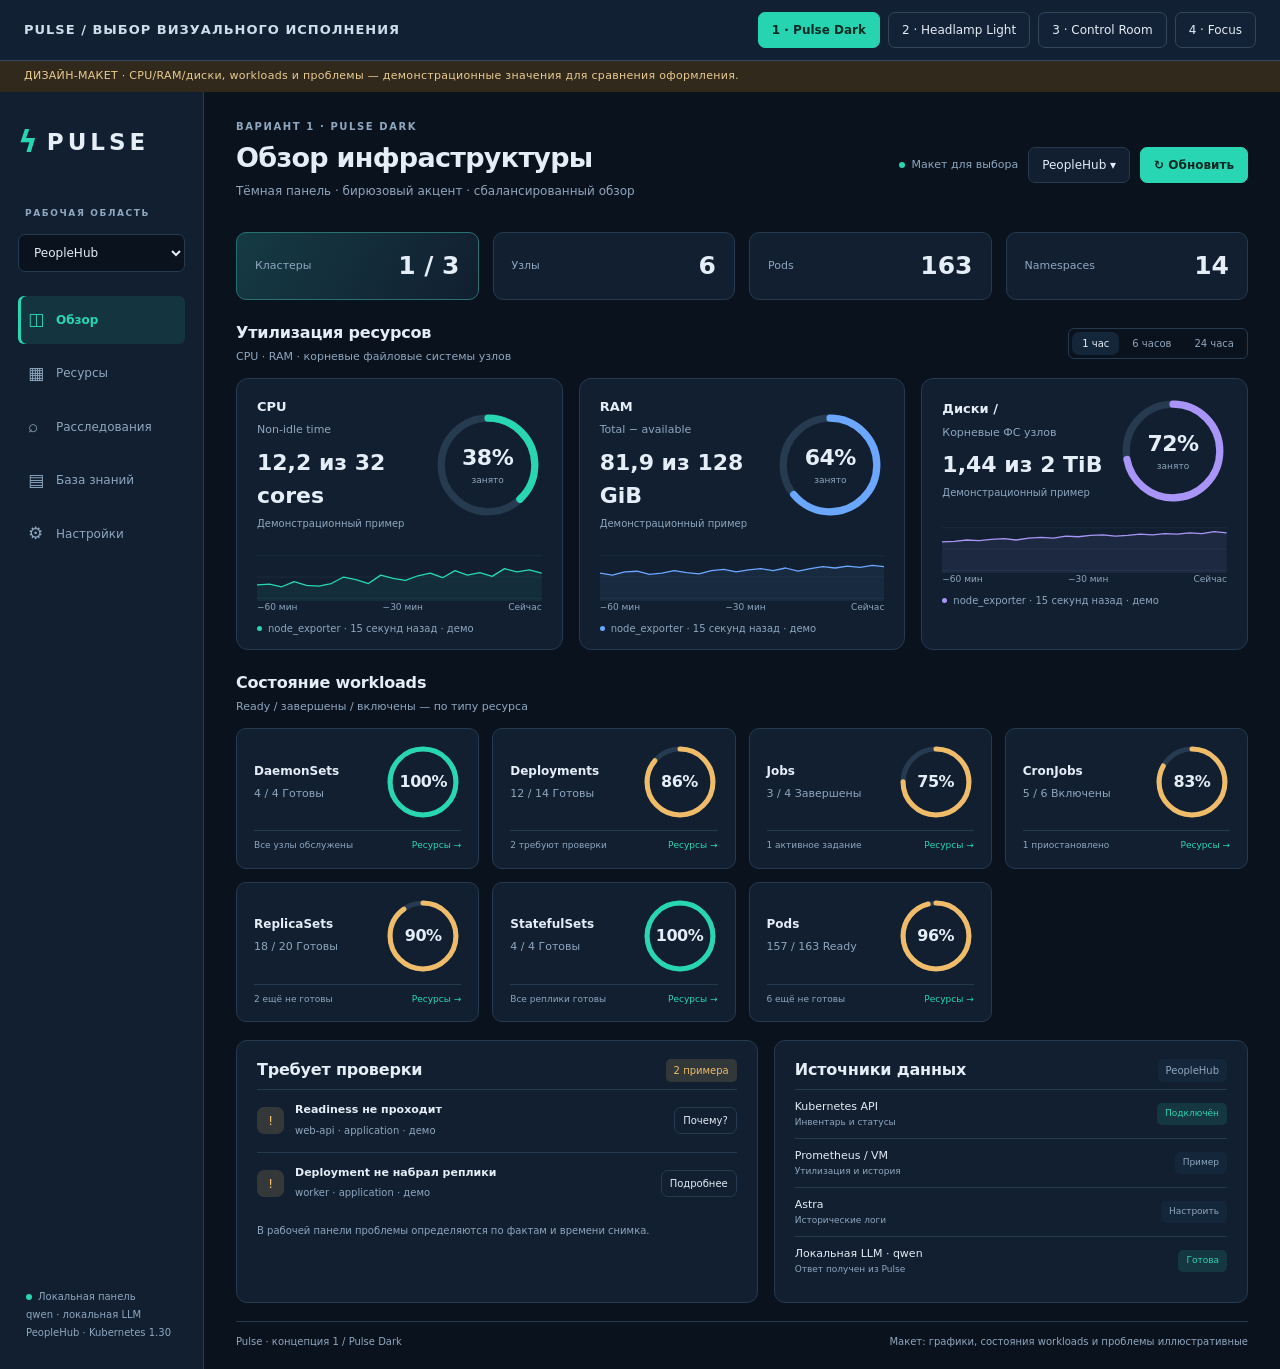
<file: design/overview-styles/index.html>
<!doctype html>
<html lang="ru"><head><meta charset="utf-8"><meta name="viewport" content="width=device-width,initial-scale=1"><title>Pulse — варианты нового обзора</title>
<style>
*{box-sizing:border-box}body{margin:0;font:14px/1.5 system-ui,-apple-system,'Segoe UI',sans-serif;color:#e5edf7;background:#0a121e}button,select{font:inherit;cursor:pointer}button{border:1px solid var(--line,#33465c);color:inherit;background:var(--surface,#142237);padding:8px 13px;border-radius:7px}button:hover{filter:brightness(1.15)}.picker{display:flex;align-items:center;justify-content:space-between;gap:14px;flex-wrap:wrap;padding:12px 24px;background:#122033;border-bottom:1px solid #34495f}.picker strong{font-size:13px;letter-spacing:1px;color:#cedcec}.picker nav{display:flex;gap:8px}.picker button{font-size:12px}.picker .active{color:#042b24;background:#26d4b2;border-color:#26d4b2;font-weight:750}.demo{background:#30291c;color:#eacb92;padding:7px 24px;font-size:11px;letter-spacing:.3px}.app{--bg:#0a121e;--surface:#111f30;--surface2:#14273a;--line:#263a50;--ink:#e5edf7;--muted:#8fa7bf;--accent:#28d6b4;--amber:#efbc69;--purple:#a995f7;--blue:#6ba6ff;background:var(--bg);color:var(--ink);display:grid;grid-template-columns:204px minmax(0,1fr);min-height:1030px}.side{padding:27px 18px;background:var(--surface);border-right:1px solid var(--line);display:flex;flex-direction:column;gap:6px}.brand{font-size:23px;letter-spacing:4px;font-weight:850;margin-bottom:25px;white-space:nowrap}.brand i{font-style:normal;color:var(--accent);font-size:30px;vertical-align:-2px;margin-right:5px}.side .eyebrow{font-size:9px;margin:12px 7px 8px}.cluster-select{background:var(--bg);padding:10px 11px;border:1px solid var(--line);border-radius:7px;margin-bottom:18px;font-size:12px;color:var(--ink);width:100%}.navlink{display:flex;gap:11px;align-items:center;color:var(--muted);padding:11px 10px;font-size:12px;border-radius:6px;white-space:nowrap;text-decoration:none}.navlink b{font-size:17px;font-weight:400;min-width:17px}.navlink.sel{color:var(--accent);background:color-mix(in srgb,var(--accent) 12%,transparent);box-shadow:inset 3px 0 var(--accent);font-weight:650}.side-footer{margin-top:auto;padding:28px 8px 0;font-size:10px;color:var(--muted);line-height:1.8}.online{display:inline-block;width:6px;height:6px;background:var(--accent);border-radius:50%;margin-right:6px}.main{padding:27px 32px 20px;min-width:0}.head{display:flex;justify-content:space-between;gap:20px;align-items:center;margin-bottom:20px}.eyebrow{text-transform:uppercase;letter-spacing:1.6px;font-size:10px;color:var(--muted);font-weight:650}h1{font-size:27px;letter-spacing:-.7px;font-weight:650;margin:4px 0 4px}h2{font-size:16px;font-weight:650;letter-spacing:-.2px;margin:0}h3{font-size:13px;margin:0 0 6px;font-weight:650}p{margin:4px 0 12px;color:var(--muted);font-size:12px}.head-actions{display:flex;gap:10px;align-items:center}.status{font-size:11px;color:var(--muted)}.primary{background:var(--accent);color:#052a25;border-color:var(--accent);font-weight:700}.head-actions button{font-size:12px}.section-head{display:flex;justify-content:space-between;gap:12px;align-items:center;margin:21px 0 12px}.section-head small{font-size:11px;color:var(--muted)}.fleet{display:grid;grid-template-columns:repeat(4,minmax(0,1fr));gap:14px;margin-bottom:20px}.stat{padding:14px 18px;background:var(--surface);border:1px solid var(--line);border-radius:10px;display:flex;justify-content:space-between;align-items:center;gap:10px}.stat b{font-size:25px;font-weight:700}.stat small{font-size:11px;color:var(--muted)}.stat:first-child{background:linear-gradient(120deg,color-mix(in srgb,var(--accent) 15%,var(--surface)),var(--surface));border-color:color-mix(in srgb,var(--accent) 35%,var(--line))}.chip{border-radius:5px;padding:4px 8px;font-size:10px;display:inline-block;white-space:nowrap;background:color-mix(in srgb,var(--accent) 13%,var(--surface));color:var(--accent)}.chip.warn{background:color-mix(in srgb,var(--amber) 15%,var(--surface));color:var(--amber)}.chip.neutral{background:var(--surface2);color:var(--muted)}.metrics{display:grid;grid-template-columns:repeat(3,minmax(0,1fr));gap:16px}.metric{padding:18px 20px 13px;border:1px solid var(--line);border-radius:12px;background:var(--surface);min-width:0}.metric-top{display:flex;align-items:center;justify-content:space-between;gap:12px}.metric .sub{font-size:11px;color:var(--muted)}.metric strong{font-size:22px;font-weight:650;display:block;margin:7px 0 0}.metric .value-note{font-size:10px;color:var(--muted)}.ring{--size:108px;--stroke:9px;width:var(--size);height:var(--size);position:relative;flex-shrink:0}.ring svg{width:100%;height:100%;transform:rotate(-90deg);display:block}.track{stroke:var(--line);fill:none;stroke-width:8}.progress{fill:none;stroke:var(--ring-color,var(--accent));stroke-width:8;stroke-linecap:round;stroke-dasharray:326.726;stroke-dashoffset:var(--offset)}.ring .center{position:absolute;inset:0;display:grid;place-content:center;text-align:center;font-size:22px;font-weight:750;letter-spacing:-.5px}.ring .center small{display:block;font-size:9px;letter-spacing:0;font-weight:500;color:var(--muted)}.graph{height:55px;width:100%;display:block;margin-top:13px}.graph .gline{stroke:var(--line);stroke-width:.7}.graph .area{fill:var(--graph);opacity:.08}.graph .curve{stroke:var(--graph);fill:none;stroke-width:2;stroke-linejoin:round}.graph-axis{display:flex;justify-content:space-between;color:var(--muted);font-size:9px}.metric-key{display:flex;align-items:center;gap:6px;color:var(--muted);font-size:10px;margin-top:7px}.metric-key i{width:5px;height:5px;background:var(--graph);border-radius:50%;display:inline-block}.workloads{display:grid;grid-template-columns:repeat(4,minmax(0,1fr));gap:13px}.workload{padding:15px 17px;background:var(--surface);border:1px solid var(--line);border-radius:10px;min-width:0;display:grid;grid-template-columns:minmax(0,1fr) 76px;gap:8px;align-items:center}.workload .ring{--size:76px}.workload .center{font-size:16px}.workload .center small{display:none}.workload p{font-size:11px;margin:0}.workload h3{font-size:12px}.workload .foot{grid-column:1/-1;display:flex;align-items:center;justify-content:space-between;color:var(--muted);font-size:9px;border-top:1px solid var(--line);padding-top:8px;margin-top:2px}.workload .foot a{color:var(--accent);text-decoration:none}.workload.neutral .progress{stroke:var(--line)}.grid-bottom{display:grid;grid-template-columns:1.1fr 1fr;gap:16px;margin-top:18px}.panel{border:1px solid var(--line);background:var(--surface);border-radius:11px;padding:17px 20px;min-width:0}.panel-head{display:flex;justify-content:space-between;gap:8px;align-items:center;margin-bottom:7px}.issue{display:flex;gap:11px;align-items:center;padding:12px 0;border-top:1px solid var(--line)}.issue:first-of-type{border:0}.severity{width:27px;height:27px;display:grid;place-items:center;background:color-mix(in srgb,var(--amber) 16%,transparent);color:var(--amber);border-radius:7px;font-size:13px;flex-shrink:0}.issue .text{flex:1;min-width:0}.issue strong{display:block;font-size:11px;font-weight:650}.issue small{color:var(--muted);font-size:10px}.issue button{font-size:10px;padding:5px 8px}.source-row{padding:9px 0;border-top:1px solid var(--line);display:flex;justify-content:space-between;gap:10px;align-items:center;font-size:11px}.source-row:first-of-type{border:0}.source-row small{color:var(--muted);display:block;font-size:9px}.source-row .chip{font-size:9px}.footer{display:flex;justify-content:space-between;gap:12px;color:var(--muted);font-size:10px;margin-top:18px;border-top:1px solid var(--line);padding-top:12px}.period{display:flex;border:1px solid var(--line);border-radius:6px;padding:3px;gap:3px}.period button{border:0;background:none;padding:4px 10px;font-size:10px;color:var(--muted)}.period button.selected{background:var(--surface2);color:var(--ink)}.empty-space{padding:13px 0;color:var(--muted);font-size:12px}.fleet-table{width:100%;border-collapse:collapse;text-align:left;font-size:11px}.fleet-table td,.fleet-table th{padding:11px 9px;border-top:1px solid var(--line)}.fleet-table th{font-weight:500;color:var(--muted);font-size:9px;border:0}.fleet-table td:first-child{font-weight:650}.cluster-list{overflow:auto}.wall-title{display:none}.priority-layout{display:grid;grid-template-columns:minmax(0,1fr) 295px;gap:20px}.priority-layout .metrics{gap:11px}.priority-layout .metric{padding:15px}.priority-layout .ring{--size:88px}.priority-layout .metric strong{font-size:18px}.priority-layout .workloads{grid-template-columns:repeat(3,minmax(0,1fr))}.priority-layout .workload{padding:14px 12px;grid-template-columns:minmax(0,1fr) 65px}.priority-layout .workload .ring{--size:65px}.priority-layout .metric h3{font-size:13px}.priority-rail{display:grid;gap:14px;align-content:start}.priority-rail .panel{padding:17px}.priority-rail .issue{flex-wrap:wrap}.priority-rail .issue .text{flex-basis:190px}.priority-rail .issue button{margin-left:38px}.insight{border:1px solid color-mix(in srgb,var(--accent) 38%,var(--line));background:linear-gradient(135deg,color-mix(in srgb,var(--accent) 10%,var(--surface)),var(--surface));padding:19px;border-radius:11px}.insight h3{font-size:14px;margin-top:10px}.insight p{font-size:11px}.insight button{margin-top:5px}.insight ul{padding-left:17px;font-size:11px;color:var(--muted);line-height:1.9}.priority-layout .cluster-list{margin-top:16px}.theme-light{--bg:#f4f6f9;--surface:#fff;--surface2:#eaf0f5;--line:#dce3eb;--ink:#223246;--muted:#708298;--accent:#172c3d;--amber:#b46c00;--purple:#7967bb;--blue:#3f7faa}.theme-light .side{background:#fff}.theme-light .navlink.sel{background:#e7edf1;box-shadow:none}.theme-light .metric{box-shadow:0 2px 4px #1b2c4205}.theme-light .metric .progress{stroke:#171c22}.theme-light .workload .progress{stroke:#171c22}.theme-light .metric .ring{--size:112px}.theme-light .stat:first-child{background:#fff;border-color:var(--line)}.theme-light .head-actions .primary{background:#203b51;color:#fff}.theme-light .workload{border-radius:5px;border-color:#dce1e7}.theme-light .chip{background:#e4f0e9;color:#35724f}.theme-light .chip.warn{background:#fff0d7;color:#935b08}.theme-light .chip.neutral{background:#edf1f5;color:#708298}.theme-light .section-head{margin-top:23px}.theme-light .workload .ring{--size:84px}.theme-light .workload{grid-template-columns:minmax(0,1fr) 84px;padding:17px}.theme-light .graph{height:45px}.theme-light .side-footer .online{background:#418c69}.theme-light .footer{color:#7c8d9e}.theme-wall{--bg:#090e15;--surface:#101a27;--surface2:#172b3e;--line:#24364b;--ink:#e2edf6;--muted:#839bb5;--accent:#3dc3f2;--amber:#f3b85f;--purple:#b493ff;--blue:#38c3f4;grid-template-columns:72px minmax(0,1fr);min-height:1000px}.theme-wall .side{padding:24px 10px}.theme-wall .brand{letter-spacing:0;font-size:0;text-align:center;margin-bottom:28px}.theme-wall .brand i{font-size:36px;margin:0}.theme-wall .side .eyebrow,.theme-wall .cluster-select,.theme-wall .navlink span,.theme-wall .side-footer{display:none}.theme-wall .navlink{padding:12px;justify-content:center}.theme-wall .navlink b{font-size:21px}.theme-wall .main{padding:24px 28px}.theme-wall .head{margin-bottom:17px}.theme-wall h1{font-size:24px}.theme-wall .fleet{display:none}.theme-wall .wall-title{display:flex;gap:18px;align-items:center;font-size:11px;color:var(--muted);padding:10px 15px;background:var(--surface);border:1px solid var(--line);border-radius:6px;margin-bottom:18px}.theme-wall .wall-title strong{color:var(--ink)}.theme-wall .metrics{gap:12px}.theme-wall .metric{border-radius:6px;padding:15px 18px}.theme-wall .metric .ring{--size:102px}.theme-wall .metric strong{font-size:24px}.theme-wall .graph{height:75px}.theme-wall .workloads{grid-template-columns:repeat(7,minmax(0,1fr));gap:10px}.theme-wall .workload{display:flex;flex-direction:column;align-items:center;text-align:center;border-radius:6px;padding:15px 8px;gap:8px}.theme-wall .workload h3{font-size:11px;margin-bottom:3px}.theme-wall .workload p{font-size:10px}.theme-wall .workload .ring{--size:75px}.theme-wall .workload .foot{align-self:stretch;display:block;font-size:9px;padding-top:8px;margin-top:4px}.theme-wall .workload .foot a{display:none}.theme-wall .grid-bottom{grid-template-columns:1.3fr 1fr}.theme-wall .panel{border-radius:6px;padding:14px 18px}.theme-wall .issue{padding:9px 0}.theme-wall .section-head{margin-top:16px}.theme-wall .footer{margin-top:14px}.theme-focus{--bg:#10111b;--surface:#191c2a;--surface2:#25283e;--line:#303348;--ink:#f0eef8;--muted:#9a9db8;--accent:#b9a0ff;--amber:#edba83;--purple:#b9a0ff;--blue:#82aaf8;grid-template-columns:195px minmax(0,1fr)}.theme-focus .main{padding:27px}.theme-focus .head-actions .primary,.theme-focus .insight button{color:#211538}.theme-focus .side{background:#141622}.theme-focus .fleet{gap:11px}.theme-focus .stat{padding:12px 15px}.theme-focus .stat b{font-size:23px}.theme-focus .brand{font-size:21px}.theme-focus .metrics .metric:first-child{border-color:#454569}.theme-focus .footer{margin-top:16px}.theme-focus .workload .center{font-size:14px}.theme-focus .metric .center{font-size:21px}.theme-focus .ring{--ring-color:var(--accent)}.theme-focus .issue strong{font-size:11px}.theme-focus .source-row{padding:9px 0}dialog{background:#132438;color:#e8eff8;max-width:500px;border:1px solid #466180;border-radius:13px;padding:25px}dialog::backdrop{background:#0008}dialog p{color:#b2c1d6}dialog button{color:#e5eef7;background:#20384e}@media(max-width:1100px){.app{grid-template-columns:175px minmax(0,1fr)}.main{padding:22px}.workloads{grid-template-columns:repeat(3,minmax(0,1fr))}.metric .ring{--size:86px}.metric strong{font-size:19px}.theme-wall{grid-template-columns:65px minmax(0,1fr)}.theme-wall .workloads{grid-template-columns:repeat(4,minmax(0,1fr))}.priority-layout{grid-template-columns:minmax(0,1fr)}.priority-rail{grid-template-columns:1fr 1fr}.priority-layout .workloads{grid-template-columns:repeat(4,minmax(0,1fr))}.theme-focus{grid-template-columns:175px minmax(0,1fr)}}@media(max-width:760px){.app,.theme-wall,.theme-focus{grid-template-columns:minmax(0,1fr)}.side{display:none}.main,.theme-wall .main,.theme-focus .main{padding:18px}.head{align-items:flex-start;flex-direction:column;gap:10px}.head-actions{flex-wrap:wrap}.metrics,.grid-bottom{grid-template-columns:1fr}.fleet{grid-template-columns:1fr 1fr;gap:9px}.workloads,.theme-wall .workloads,.priority-layout .workloads{grid-template-columns:1fr 1fr}.priority-rail{grid-template-columns:minmax(0,1fr)}.picker{padding:10px 15px}.picker nav{flex-wrap:wrap}.wall-title{flex-wrap:wrap}.theme-wall .grid-bottom{grid-template-columns:1fr}.workload{padding:12px;grid-template-columns:1fr}.workload .ring{--size:80px}.theme-light .workload{grid-template-columns:1fr;padding:14px}.workload .foot{overflow-wrap:anywhere}.section-head{flex-wrap:wrap}.footer{flex-direction:column}.priority-layout .workload{grid-template-columns:1fr}.priority-layout .workload .ring{--size:76px}}
</style></head><body>
<div class="picker"><strong>PULSE / ВЫБОР ВИЗУАЛЬНОГО ИСПОЛНЕНИЯ</strong><nav><button data-style="1">1 · Pulse Dark</button><button data-style="2">2 · Headlamp Light</button><button data-style="3">3 · Control Room</button><button data-style="4">4 · Focus</button></nav></div>
<div class="demo">ДИЗАЙН-МАКЕТ · CPU/RAM/диски, workloads и проблемы — демонстрационные значения для сравнения оформления.</div>
<div id="root"></div><dialog id="detail"><h2>Переход к объекту и расследованию</h2><p>В рабочей версии здесь открывается конкретный ресурс, его события и логи. Кнопка «Почему?» передаёт выбранный объект в расследование с локальной LLM.</p><p>Это автономный визуальный макет. Он не подключается к вашим кластерам и не изменяет их.</p><form method="dialog"><button>Закрыть</button></form></dialog>
<script>
'use strict';
const configs={1:{name:'Pulse Dark',theme:'',description:'Тёмная панель · бирюзовый акцент · сбалансированный обзор'},2:{name:'Headlamp Light',theme:'theme-light',description:'Светлый интерфейс · строгие круги · акцент на читаемости'},3:{name:'Control Room',theme:'theme-wall',description:'Плотная панель · все показатели в одном поле зрения'},4:{name:'Focus',theme:'theme-focus',description:'Акцент на проблемах · контекст и расследование справа'}};
const workloads=[['DaemonSets',4,4,'Готовы','Все узлы обслужены'],['Deployments',12,14,'Готовы','2 требуют проверки'],['Jobs',3,4,'Завершены','1 активное задание'],['CronJobs',5,6,'Включены','1 приостановлено'],['ReplicaSets',18,20,'Готовы','2 ещё не готовы'],['StatefulSets',4,4,'Готовы','Все реплики готовы'],['Pods',157,163,'Ready','6 ещё не готовы']];
function ring(percent,sub='',color='var(--accent)'){return `<div class="ring" style="--offset:${326.726*(1-percent/100)};--ring-color:${color}" role="img" aria-label="${percent}% ${sub}"><svg viewBox="0 0 120 120" aria-hidden="true"><circle class="track" cx="60" cy="60" r="52"/><circle class="progress" cx="60" cy="60" r="52"/></svg><div class="center">${percent}%${sub?`<small>${sub}</small>`:''}</div></div>`;}
function graph(color,index){const series=[[60,59,63,55,61,62,58,48,52,58,45,50,53,46,42,49,38,45,41,47,35,40,37,42],[42,45,40,39,44,42,38,41,43,38,36,40,37,35,38,34,39,35,32,34,31,33,30,32],[37,36,34,35,33,32,34,31,30,31,28,29,27,26,28,27,25,26,24,25,23,24,21,23]][index];const points=series.map((n,i)=>`${i*18},${n}`).join(' ');return `<svg class="graph" style="--graph:${color}" viewBox="0 0 414 85" preserveAspectRatio="none" aria-label="Демонстрационная история за час"><path class="gline" d="M0 15H414 M0 48H414 M0 81H414"/><polygon class="area" points="0,85 ${points} 414,85"/><polyline class="curve" points="${points}"/></svg><div class="graph-axis"><span>−60 мин</span><span>−30 мин</span><span>Сейчас</span></div>`;}
function metrics(){return `<div class="metrics">${[['CPU',38,'12,2 из 32 cores','Non-idle time','var(--accent)'],['RAM',64,'81,9 из 128 GiB','Total − available','var(--blue)'],['Диски /',72,'1,44 из 2 TiB','Корневые ФС узлов','var(--purple)']].map(([name,pct,amount,hint,color],i)=>`<article class="metric" style="--graph:${color}"><div class="metric-top"><div><h3>${name}</h3><div class="sub">${hint}</div><strong>${amount}</strong><span class="value-note">Демонстрационный пример</span></div>${ring(pct,'занято',color)}</div>${graph(color,i)}<div class="metric-key"><i></i>node_exporter · 15 секунд назад · демо</div></article>`).join('')}</div>`;}
function workloadCards(){return `<div class="workloads">${workloads.map(([name,positive,total,label,hint])=>{const pct=Math.round(positive/total*100);return `<article class="workload"><div><h3>${name}</h3><p>${positive} / ${total} ${label}</p></div>${ring(pct,'',pct===100?'var(--accent)':'var(--amber)')}<div class="foot"><span>${hint}</span><a href="#" data-detail>Ресурсы →</a></div></article>`}).join('')}</div>`;}
function fleet(){return `<div class="fleet">${[['Кластеры','1 / 3'],['Узлы','6'],['Pods','163'],['Namespaces','14']].map(([k,v])=>`<div class="stat"><small>${k}</small><b>${v}</b></div>`).join('')}</div>`;}
function sources(){return `<div class="panel"><div class="panel-head"><h2>Источники данных</h2><span class="chip neutral">PeopleHub</span></div>${[['Kubernetes API','Инвентарь и статусы','Подключён',''],['Prometheus / VM','Утилизация и история','Пример','neutral'],['Astra','Исторические логи','Настроить','neutral'],['Локальная LLM · qwen','Ответ получен из Pulse','Готова','']].map(([name,sub,status,cls])=>`<div class="source-row"><div>${name}<small>${sub}</small></div><span class="chip ${cls}">${status}</span></div>`).join('')}</div>`;}
function issues(){return `<div class="panel"><div class="panel-head"><h2>Требует проверки</h2><span class="chip warn">2 примера</span></div><div class="issue"><div class="severity">!</div><div class="text"><strong>Readiness не проходит</strong><small>web-api · application · демо</small></div><button data-detail>Почему?</button></div><div class="issue"><div class="severity">!</div><div class="text"><strong>Deployment не набрал реплики</strong><small>worker · application · демо</small></div><button data-detail>Подробнее</button></div><p style="font-size:10px;margin:9px 0 0">В рабочей панели проблемы определяются по фактам и времени снимка.</p></div>`;}
function clusterTable(){return `<div class="panel cluster-list"><div class="panel-head"><h2>Карта кластеров</h2><button data-detail style="font-size:10px">+ Подключить</button></div><table class="fleet-table"><thead><tr><th>Кластер</th><th>Состояние подключения</th><th>Nodes</th><th>Pods</th><th>Метрики</th></tr></thead><tbody><tr><td><i class="online"></i>PeopleHub</td><td><span class="chip">Подключён</span></td><td>6</td><td>163</td><td><span class="chip neutral">Нужен источник</span></td></tr><tr><td>Backend</td><td><span class="chip neutral">Не подключён</span></td><td>—</td><td>—</td><td>—</td></tr><tr><td>Frontend</td><td><span class="chip neutral">Не подключён</span></td><td>—</td><td>—</td><td>—</td></tr></tbody></table></div>`;}
function sidebar(){return `<aside class="side"><div class="brand"><i>ϟ</i>PULSE</div><div class="eyebrow">Рабочая область</div><select class="cluster-select" aria-label="Кластер"><option>PeopleHub</option><option>Все кластеры</option></select>${[['◫','Обзор'],['▦','Ресурсы'],['⌕','Расследования'],['▤','База знаний'],['⚙','Настройки']].map(([icon,title],i)=>`<a href="#" data-detail class="navlink ${i===0?'sel':''}"><b>${icon}</b><span>${title}</span></a>`).join('')}<div class="side-footer"><i class="online"></i>Локальная панель<br>qwen · локальная LLM<br>PeopleHub · Kubernetes 1.30</div></aside>`;}
function section(title,detail='',period=false){return `<div class="section-head"><div><h2>${title}</h2>${detail?`<small>${detail}</small>`:''}</div>${period?'<div class="period"><button class="selected" data-period>1 час</button><button data-period>6 часов</button><button data-period>24 часа</button></div>':''}</div>`;}
function render(id){const c=configs[id]||configs[1];document.querySelectorAll('[data-style]').forEach(b=>b.classList.toggle('active',b.dataset.style===id));let body='';
if(id==='4'){body=fleet()+`<div class="priority-layout"><div>${section('Утилизация ресурсов','Демонстрационные значения',true)}${metrics()}${section('Состояние workloads','Готовность / завершение / включённость расписаний')}${workloadCards()}${clusterTable()}</div><aside class="priority-rail">${issues()}<div class="insight"><span class="chip">ЛОКАЛЬНАЯ LLM</span><h3>Разобраться в причине</h3><p>Состояние Pod, события, логи и документы — в одном расследовании.</p><ul><li>Наблюдаемые факты</li><li>Возможная причина</li><li>Что проверить дальше</li></ul><button class="primary" data-detail>Спросить qwen →</button></div>${sources()}</aside></div>`;}
else{body=fleet()+`<div class="wall-title"><strong>PeopleHub</strong><span>6 nodes</span><span>163 pods</span><span>14 namespaces</span><span>Backend / Frontend — ожидают подключения</span></div>`+section('Утилизация ресурсов','CPU · RAM · корневые файловые системы узлов',true)+metrics()+section('Состояние workloads','Ready / завершены / включены — по типу ресурса')+workloadCards()+(id==='3'?`<div class="grid-bottom">${clusterTable()}${issues()}</div>`:`<div class="grid-bottom">${issues()}${sources()}</div>`);}
document.querySelector('#root').innerHTML=`<div class="app ${c.theme}">${sidebar()}<main class="main"><header class="head"><div><div class="eyebrow">Вариант ${id} · ${c.name}</div><h1>Обзор инфраструктуры</h1><p>${c.description}</p></div><div class="head-actions"><span class="status"><i class="online"></i>Макет для выбора</span><button data-detail>PeopleHub ▾</button><button class="primary" data-detail>↻ Обновить</button></div></header>${body}<footer class="footer"><span>Pulse · концепция ${id} / ${c.name}</span><span>Макет: графики, состояния workloads и проблемы иллюстративные</span></footer></main></div>`;
document.querySelectorAll('[data-detail]').forEach(b=>b.onclick=e=>{e.preventDefault();document.querySelector('#detail').showModal()});document.querySelectorAll('[data-period]').forEach(b=>b.onclick=()=>{document.querySelectorAll('[data-period]').forEach(x=>x.classList.remove('selected'));b.classList.add('selected')});}
document.querySelectorAll('[data-style]').forEach(b=>b.onclick=()=>location.hash=b.dataset.style);addEventListener('hashchange',()=>render(location.hash.slice(1)||'1'));render(location.hash.slice(1)||'1');
</script></body></html>
</file>
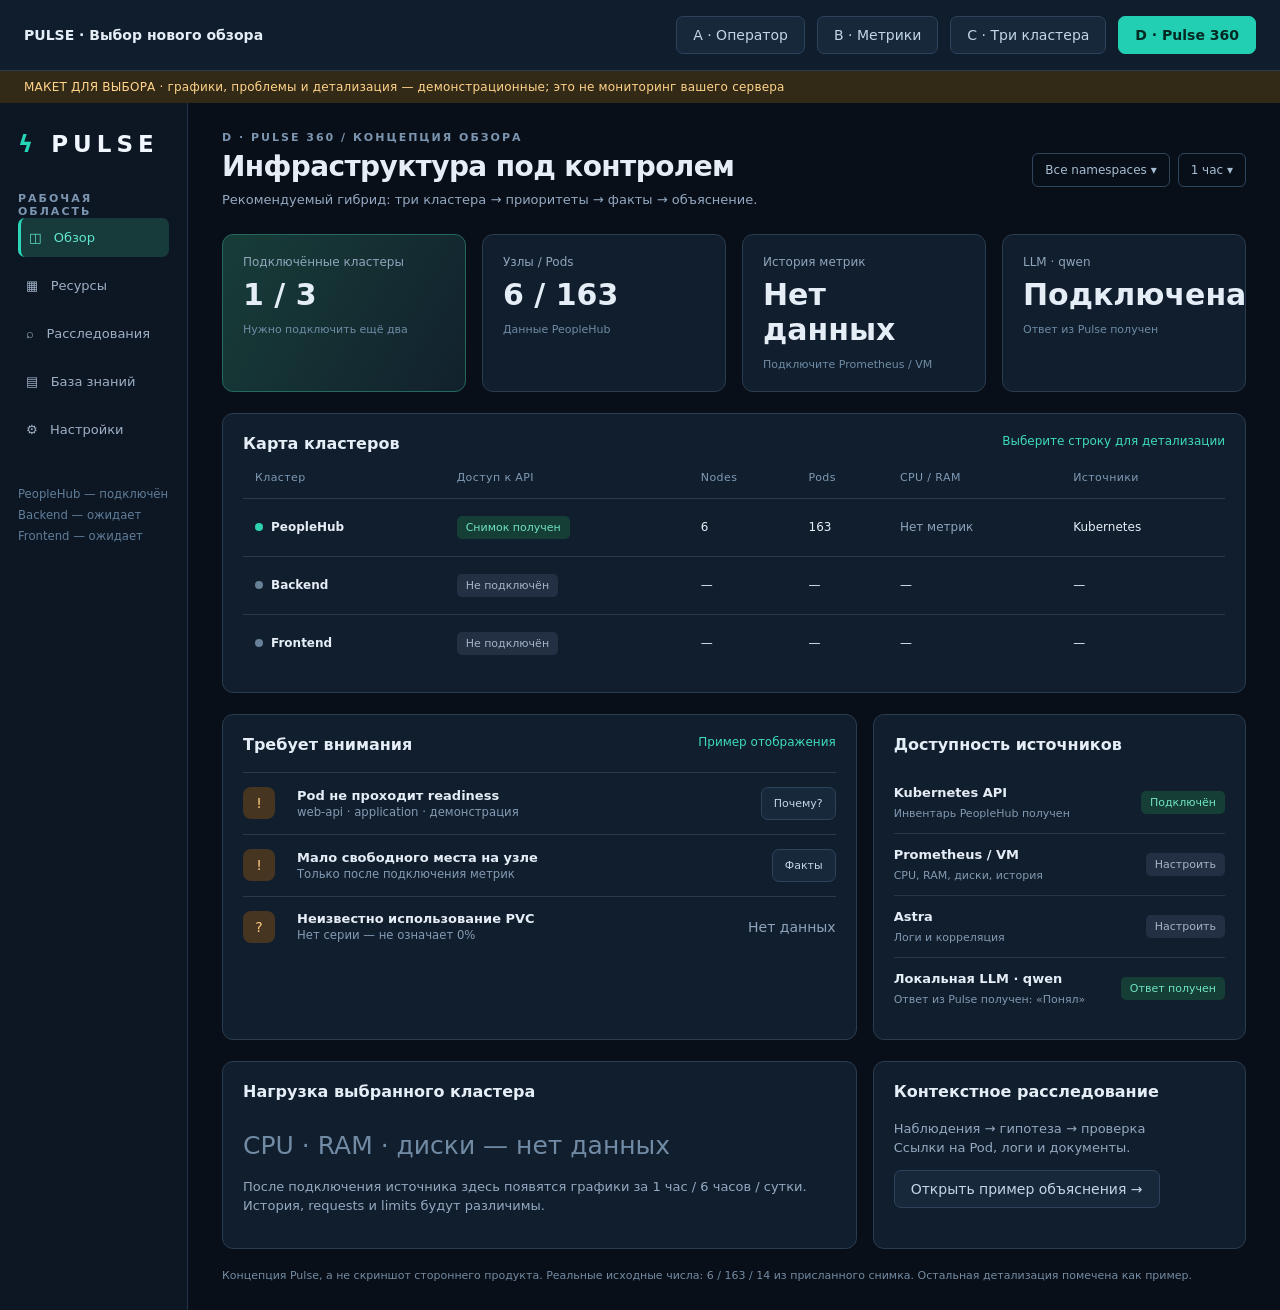
<file: design/overview-variants/index.html>
<!doctype html><html lang="ru"><meta charset="utf-8"><meta name="viewport" content="width=device-width,initial-scale=1"><title>Pulse — четыре варианта обзора</title>
<style>
*{box-sizing:border-box}body{margin:0;font:14px system-ui, sans-serif;background:#080f19;color:#e5edf7}button,select{font:inherit;cursor:pointer}button{background:#17283b;color:#c2d6e8;border:1px solid #2d435b;border-radius:7px;padding:10px 16px}button.active{background:#22cfb3;border-color:#22cfb3;color:#042923;font-weight:750}.chooser{padding:16px 24px;background:#101d2d;border-bottom:1px solid #2a3c50;display:flex;gap:12px;align-items:center;flex-wrap:wrap}.chooser strong{margin-right:auto}.demobar{padding:9px 24px;background:#332917;color:#ffd489;font-size:12px;letter-spacing:.2px}.layout{display:grid;grid-template-columns:188px 1fr;min-height:850px}.side{padding:28px 18px;background:#0d1724;border-right:1px solid #233246}.logo{font-size:23px;font-weight:850;letter-spacing:5px;margin-bottom:35px;color:#f0f7ff}.logo span{color:#25d7b8}.nav{padding:12px 8px;font-size:13px;white-space:nowrap;margin-bottom:9px;border-radius:7px;color:#9fb0c6}.nav.on{background:#173b3a;color:#5fe7cf;border-left:3px solid #2bd7b9}.side small{display:block;color:#607d98;line-height:1.8;margin-top:35px}.content{min-width:0;padding:28px 34px;max-width:1600px}.heading{display:flex;justify-content:space-between;gap:20px;align-items:center;margin-bottom:24px}.eyebrow{color:#7c95b0;font-size:11px;letter-spacing:2px;font-weight:700;text-transform:uppercase}h1{font-size:28px;margin:6px 0 7px;letter-spacing:-.6px}h2{font-size:16px;margin:0 0 18px}p{color:#94a9c1;font-size:13px;line-height:1.5;margin:5px 0 12px}.tag{display:inline-block;font-size:11px;background:#153e36;color:#71e2c7;padding:5px 9px;border-radius:5px}.tag.warn{background:#48371d;color:#ffd08b}.tag.muted{background:#233044;color:#a4b3c5}.grid{display:grid;gap:16px}.four{grid-template-columns:repeat(4,1fr)}.three{grid-template-columns:repeat(3,1fr)}.two{grid-template-columns:repeat(2,1fr)}.split{grid-template-columns:1.7fr 1fr}.panel,.stat{min-width:0;background:#111e2d;border:1px solid #293c50;border-radius:11px;padding:20px}.stat .value{font-size:30px;font-weight:750;margin:8px 0}.stat .label{color:#8fa5bc;font-size:12px}.stat small{color:#6e8ca5;font-size:11px}.section{margin-top:21px}.accent{border-color:#25685c;background:linear-gradient(120deg,#173d38,#12212d)}.muted{color:#8da4bc}.controls{display:flex;gap:8px;font-size:12px}.control{border:1px solid #30455e;padding:9px 12px;border-radius:6px;color:#a6bdd1}.row{display:flex;align-items:center;justify-content:space-between;gap:15px;padding:13px 0;border-bottom:1px solid #25364b}.row:last-child{border:0}.row strong{display:block;font-size:13px;margin-bottom:4px}.row small{color:#8299b1;font-size:11px}.dot{display:inline-block;width:8px;height:8px;border-radius:50%;background:#2ed1b0;margin-right:8px}.dot.amber{background:#ffc16c}.dot.gray{background:#678198}table{width:100%;border-collapse:collapse;font-size:12px;text-align:left}th{font-size:11px;font-weight:500;color:#7e9ab5;letter-spacing:.4px;padding:0 12px 14px}td{padding:17px 12px;border-top:1px solid #283b4f}td:first-child{font-weight:650}.chart-head{display:flex;justify-content:space-between;align-items:center}.chart-head strong{font-size:24px}.chart-note{font-size:10px;color:#d1ae71}.chart svg{width:100%;height:115px;display:block}.axis{display:flex;justify-content:space-between;color:#637f99;font-size:10px}.legend{font-size:11px;color:#809bb4;margin:9px 0}.meter{height:6px;background:#24374a;border-radius:5px;overflow:hidden;margin-top:11px}.meter span{display:block;background:#35c3d5;height:100%;width:45%}.nodes{display:grid;grid-template-columns:repeat(6,1fr);gap:10px}.node{padding:17px 8px;text-align:center;border:1px solid #26524e;border-radius:8px;background:#12302e;font-size:11px}.node b{display:block;margin-bottom:9px;font-size:15px;color:#7ce0ca}.node.warning{background:#332b21;border-color:#76552b}.node.warning b{color:#efc37f}.callout{padding:15px 18px;border-left:3px solid #21d6b7;background:#112e30;border-radius:5px;color:#b4dfda;font-size:12px;line-height:1.6}.smalltitle{display:flex;justify-content:space-between}.smalltitle span{color:#3edabf;font-size:12px}.metricnone{font-size:25px;color:#728ba5;padding:12px 0}.risk{display:grid;grid-template-columns:40px 1fr auto;align-items:center;gap:14px;padding:14px 0;border-top:1px solid #293a4c}.risk:first-of-type{border:0}.risk .num{display:grid;place-items:center;width:32px;height:32px;background:#463521;color:#ffca80;border-radius:8px}.risk strong{font-size:13px;display:block}.risk small{color:#839bb4}.foot{margin-top:20px;color:#748ba2;font-size:11px}.light{background:#f1f4f8;color:#172d45}.light .side{background:#fff;border-color:#d6dfe8}.light .logo{color:#1d3148}.light .nav{color:#526c85}.light .nav.on{background:#def2eb;color:#157e65}.light .panel,.light .stat{background:#fff;border-color:#d5e0ea}.light .stat .value{color:#19324c}.light h1,.light h2{color:#19324c}.light .tag{background:#daf3e9;color:#167754}.light .tag.warn{background:#fff0d6;color:#8a5300}.light .tag.muted{background:#edf1f5;color:#607b94}.light td,.light .row{border-color:#e1e7ed}.light .callout{background:#e4f2fb;color:#345e7a;border-color:#40a8cd}.light .control{border-color:#c6d7e6;color:#486781}.light .accent{background:#e7f4ef}.light button{background:#edf5fa;color:#315675;border-color:#cadce9}.light p,.light .muted{color:#657f99}.light .foot{color:#66839c}.mini{padding:9px 12px;font-size:11px}.sheet .chooser{display:none}.sheet .layout{min-height:960px}.selected-description{margin:0}.badge{font-size:11px;color:#5bd9c2;border:1px solid #2b6c62;border-radius:16px;padding:6px 10px}@media(max-width:850px){.layout{grid-template-columns:1fr}.side{display:none}.content{padding:20px}.four,.three,.split,.two{grid-template-columns:1fr}.nodes{grid-template-columns:repeat(3,1fr)}.heading{align-items:flex-start;flex-direction:column}.panel{overflow:auto}.smalltitle{flex-wrap:wrap;gap:8px}.risk{grid-template-columns:32px minmax(0,1fr)}.risk button,.risk>span{grid-column:2}.row{flex-wrap:wrap}}
</style>
<div class="chooser"><strong>PULSE · Выбор нового обзора</strong><button data-variant="a">A · Оператор</button><button data-variant="b">B · Метрики</button><button data-variant="c">C · Три кластера</button><button data-variant="d">D · Pulse 360</button></div>
<div class="demobar">МАКЕТ ДЛЯ ВЫБОРА · графики, проблемы и детализация — демонстрационные; это не мониторинг вашего сервера</div>
<div id="screen"></div>
<script>
const nav='<aside class="side"><div class="logo"><span>ϟ</span> PULSE</div><div class="eyebrow">Рабочая область</div><div class="nav on">◫ &nbsp; Обзор</div><div class="nav">▦ &nbsp; Ресурсы</div><div class="nav">⌕ &nbsp; Расследования</div><div class="nav">▤ &nbsp; База знаний</div><div class="nav">⚙ &nbsp; Настройки</div><small>PeopleHub — подключён<br>Backend — ожидает<br>Frontend — ожидает</small></aside>';
const stat=(label,value,sub='',accent=false)=>`<div class="stat ${accent?'accent':''}"><div class="label">${label}</div><div class="value">${value}</div><small>${sub}</small></div>`;
const tag=(t,cls='')=>`<span class="tag ${cls}">${t}</span>`;
const chart=(label,value,color='#35cdb2',shift=0)=>{const nums=[56,51,63,61,48,52,35,41,40,49,36,31,39,32,44,25,36,33,39,28,33,21];const points=nums.map((y,i)=>`${i*20},${y+shift}`).join(' ');return `<div class="panel chart"><div class="chart-head"><h2>${label}</h2><span class="chart-note">ДЕМО</span></div><div class="chart-head"><strong>${value}</strong><span class="muted">за 1 час</span></div><svg viewBox="0 0 420 110" preserveAspectRatio="none"><path d="M0 30H420 M0 65H420 M0 100H420" stroke="#24374a"/><polygon points="0,110 ${points} 420,110" fill="${color}" opacity=".09"/><polyline points="${points}" fill="none" stroke="${color}" stroke-width="2.2"/></svg><div class="axis"><span>−60 мин</span><span>−30 мин</span><span>сейчас</span></div></div>`};
const inventory=`<div class="grid four">${stat('Узлы','6','Из вашего снимка',true)}${stat('Pods','163','Running ≠ Ready')}${stat('Namespaces','14','Из вашего снимка')}${stat('Свежесть','—','Будет время последнего сбора')}</div>`;
const resources=`<table><thead><tr><th>Ресурс / пример</th><th>Namespace</th><th>Состояние · ДЕМО</th><th>Действие</th></tr></thead><tbody><tr><td>web-api-6f85</td><td>application</td><td>${tag('0 / 1 Ready','warn')}</td><td>Логи · Почему?</td></tr><tr><td>worker-7c92</td><td>application</td><td>${tag('1 / 1 Ready')}</td><td>Логи · Подробнее</td></tr><tr><td>postgres-0</td><td>database</td><td>${tag('1 / 1 Ready')}</td><td>PVC · Подробнее</td></tr><tr><td>ingress-controller</td><td>ingress</td><td>${tag('1 / 1 Ready')}</td><td>Сеть · Подробнее</td></tr></tbody></table>`;
const clusterTable=`<table><thead><tr><th>Кластер</th><th>Доступ к API</th><th>Nodes</th><th>Pods</th><th>CPU / RAM</th><th>Источники</th></tr></thead><tbody><tr><td><span class="dot"></span>PeopleHub</td><td>${tag('Снимок получен')}</td><td>6</td><td>163</td><td class="muted">Нет метрик</td><td>Kubernetes</td></tr><tr><td><span class="dot gray"></span>Backend</td><td>${tag('Не подключён','muted')}</td><td>—</td><td>—</td><td>—</td><td>—</td></tr><tr><td><span class="dot gray"></span>Frontend</td><td>${tag('Не подключён','muted')}</td><td>—</td><td>—</td><td>—</td><td>—</td></tr></tbody></table>`;
const sources=`<div class="panel"><h2>Доступность источников</h2><div class="row"><div><strong>Kubernetes API</strong><small>Инвентарь PeopleHub получен</small></div>${tag('Подключён')}</div><div class="row"><div><strong>Prometheus / VM</strong><small>CPU, RAM, диски, история</small></div>${tag('Настроить','muted')}</div><div class="row"><div><strong>Astra</strong><small>Логи и корреляция</small></div>${tag('Настроить','muted')}</div><div class="row"><div><strong>Локальная LLM · qwen</strong><small>Ответ из Pulse получен: «Понял»</small></div>${tag('Ответ получен')}</div></div>`;
const issues=`<div class="panel"><div class="smalltitle"><h2>Требует внимания</h2><span>Пример отображения</span></div><div class="risk"><div class="num">!</div><div><strong>Pod не проходит readiness</strong><small>web-api · application · демонстрация</small></div><button class="mini" data-explain>Почему?</button></div><div class="risk"><div class="num">!</div><div><strong>Мало свободного места на узле</strong><small>Только после подключения метрик</small></div><button class="mini" data-explain>Факты</button></div><div class="risk"><div class="num">?</div><div><strong>Неизвестно использование PVC</strong><small>Нет серии — не означает 0%</small></div><span class="muted">Нет данных</span></div></div>`;
const variants={
a:{name:'A · Оператор',title:'PeopleHub / состояние ресурсов',sub:'Подход Headlamp: понятная навигация, таблицы и переход к объекту.',light:true,body:`${inventory}<div class="grid split section"><div class="panel"><h2>Workloads · примеры строк</h2>${resources}</div><div class="panel"><h2>События · пример структуры</h2><div class="row"><div><strong>Warning · Unhealthy</strong><small>Readiness probe failed · демонстрация</small></div></div><div class="row"><div><strong>Normal · Scheduled</strong><small>Событие назначения Pod</small></div></div><div class="row"><div><strong>Фильтр по времени и UID</strong><small>Старые события не равны аварии</small></div></div><p>Из события — к объекту, его владельцу и логам.</p></div></div><div class="grid three section"><div class="panel"><h2>Узлы</h2><div class="metricnone">6 узлов</div><p>Ready, conditions, allocatable<br>Переход к Pod выбранного узла</p></div><div class="panel"><h2>Хранилище</h2><div class="metricnone">PVC / PV</div><p>Состояние и заявленная ёмкость<br>Usage — после настройки метрик</p></div><div class="panel"><h2>Метрики</h2><div class="metricnone">Нет источника</div><p>Подключите Prometheus / VM.<br>Данные не подставляются автоматически.</p></div></div>`},
b:{name:'B · Метрики',title:'PeopleHub / ресурсы и нагрузка',sub:'Подход Lens + Grafana: динамика, ёмкость и детализация узлов.',body:`<div class="callout">ДЕМОНСТРАЦИЯ ГРАФИКОВ · значения ниже вымышлены. Для реальной истории нужен Prometheus / VictoriaMetrics.</div><div class="grid three section">${chart('CPU · использовано','12.8 cores','#36d2b3')}${chart('RAM · рабочий набор','64 GiB','#5e9ef4',8)}${chart('Диск · свободно','340 GiB','#ad91f5',18)}</div><div class="panel section"><div class="smalltitle"><h2>Узлы · демонстрационная нагрузка</h2><span>CPU / RAM / Disk</span></div><div class="nodes">${[1,2,3,4,5,6].map((n,i)=>`<div class="node ${i===3?'warning':''}"><b>node-0${n}</b><span>CPU ${[24,38,32,78,42,31][i]}% · ДЕМО</span><div class="meter"><span style="width:${[24,38,32,78,42,31][i]}%"></span></div></div>`).join('')}</div></div><div class="grid two section"><div class="panel"><h2>Requests / limits / потребление</h2><p>Три разные величины на одном графике</p><div class="row"><strong>Потребление</strong><span class="tag">Сплошная линия</span></div><div class="row"><strong>Requests</strong><span>Пунктир</span></div><div class="row"><strong>Allocatable</strong><span>Верхняя граница</span></div></div><div class="panel"><h2>Самые нагруженные workloads</h2><p>Ранжирование по выбранной метрике · ДЕМО</p><div class="row"><strong>application / web-api</strong><span>2.4 cores</span></div><div class="row"><strong>database / postgres</strong><span>1.8 cores</span></div><div class="row"><strong>application / worker</strong><span>1.2 cores</span></div></div></div>`},
c:{name:'C · Три кластера',title:'Вся инфраструктура / три кластера',sub:'Подход Rancher: единая сводка, сравнение и быстрый выбор окружения.',light:true,body:`<div class="grid four">${stat('Подключено','1 / 3','Backend и Frontend ожидают',true)}${stat('Наблюдаемые узлы','6','Только подключённые кластеры')}${stat('Наблюдаемые Pods','163','Не сумма трёх кластеров')}${stat('Источники метрик','0 / 3','Нужно настроить')}</div><div class="panel section"><h2>Все кластеры</h2>${clusterTable}</div><div class="grid three section">${['PeopleHub','Backend','Frontend'].map((name,i)=>`<div class="panel"><h2>${name}</h2>${tag(i?'Ожидает подключения':'Kubernetes 1.30.14',i?'muted':'')}<div class="metricnone">${i?'—':'6 nodes · 163 pods'}</div><p>${i?'Добавьте reader kubeconfig.<br>Показатели пока неизвестны.':'14 namespaces<br>Метрики пока не подключены.'}</p><button data-explain>${i?'Добавить подключение':'Открыть кластер →'}</button></div>`).join('')}</div><div class="callout section">Сначала сравниваем доступность и полноту данных. Неизвестное состояние не становится зелёным.</div>`},
d:{name:'D · Pulse 360',title:'Инфраструктура под контролем',sub:'Рекомендуемый гибрид: три кластера → приоритеты → факты → объяснение.',body:`<div class="grid four">${stat('Подключённые кластеры','1 / 3','Нужно подключить ещё два',true)}${stat('Узлы / Pods','6 / 163','Данные PeopleHub')}${stat('История метрик','Нет данных','Подключите Prometheus / VM')}${stat('LLM · qwen','Подключена','Ответ из Pulse получен')}</div><div class="panel section"><div class="smalltitle"><h2>Карта кластеров</h2><span>Выберите строку для детализации</span></div>${clusterTable}</div><div class="grid split section">${issues}${sources}</div><div class="grid split section"><div class="panel"><h2>Нагрузка выбранного кластера</h2><div class="metricnone">CPU · RAM · диски — нет данных</div><p>После подключения источника здесь появятся графики за 1 час / 6 часов / сутки.<br>История, requests и limits будут различимы.</p></div><div class="panel"><h2>Контекстное расследование</h2><p>Наблюдения → гипотеза → проверка<br>Ссылки на Pod, логи и документы.</p><button data-explain>Открыть пример объяснения →</button></div></div>`}}
function render(key){const v=variants[key]||variants.d;document.querySelectorAll('[data-variant]').forEach(b=>b.classList.toggle('active',b.dataset.variant===key));document.querySelector('#screen').innerHTML=`<div class="layout ${v.light?'light':''}">${nav}<main class="content"><div class="heading"><div><div class="eyebrow">${v.name} / концепция обзора</div><h1>${v.title}</h1><p class="selected-description">${v.sub}</p></div><div class="controls"><span class="control">Все namespaces ▾</span><span class="control">1 час ▾</span></div></div>${v.body}<div class="foot">Концепция Pulse, а не скриншот стороннего продукта. Реальные исходные числа: 6 / 163 / 14 из присланного снимка. Остальная детализация помечена как пример.</div></main></div>`;document.querySelectorAll('[data-explain]').forEach(b=>b.onclick=()=>{const d=document.querySelector('#detail');d.showModal()});}
document.querySelectorAll('[data-variant]').forEach(b=>b.onclick=()=>{location.hash=b.dataset.variant});addEventListener('hashchange',()=>render(location.hash.slice(1)||'d'));if(new URLSearchParams(location.search).has('sheet'))document.body.classList.add('sheet');render(location.hash.slice(1)||'d');
</script>
<dialog id="detail" style="max-width:540px;background:#132439;color:#e2ecf6;border:1px solid #467082;border-radius:12px;padding:28px"><h2>Пример перехода к расследованию</h2><p>В рабочем интерфейсе здесь будут факты конкретного объекта, время снимка, логи и источники. Затем — ответ локальной модели с обозначением гипотез и пробелов.</p><p>Этот макет не отправляет запросы, не подключается к Kubernetes и ничего не меняет.</p><form method="dialog"><button>Закрыть</button></form></dialog>
</html>
</file>
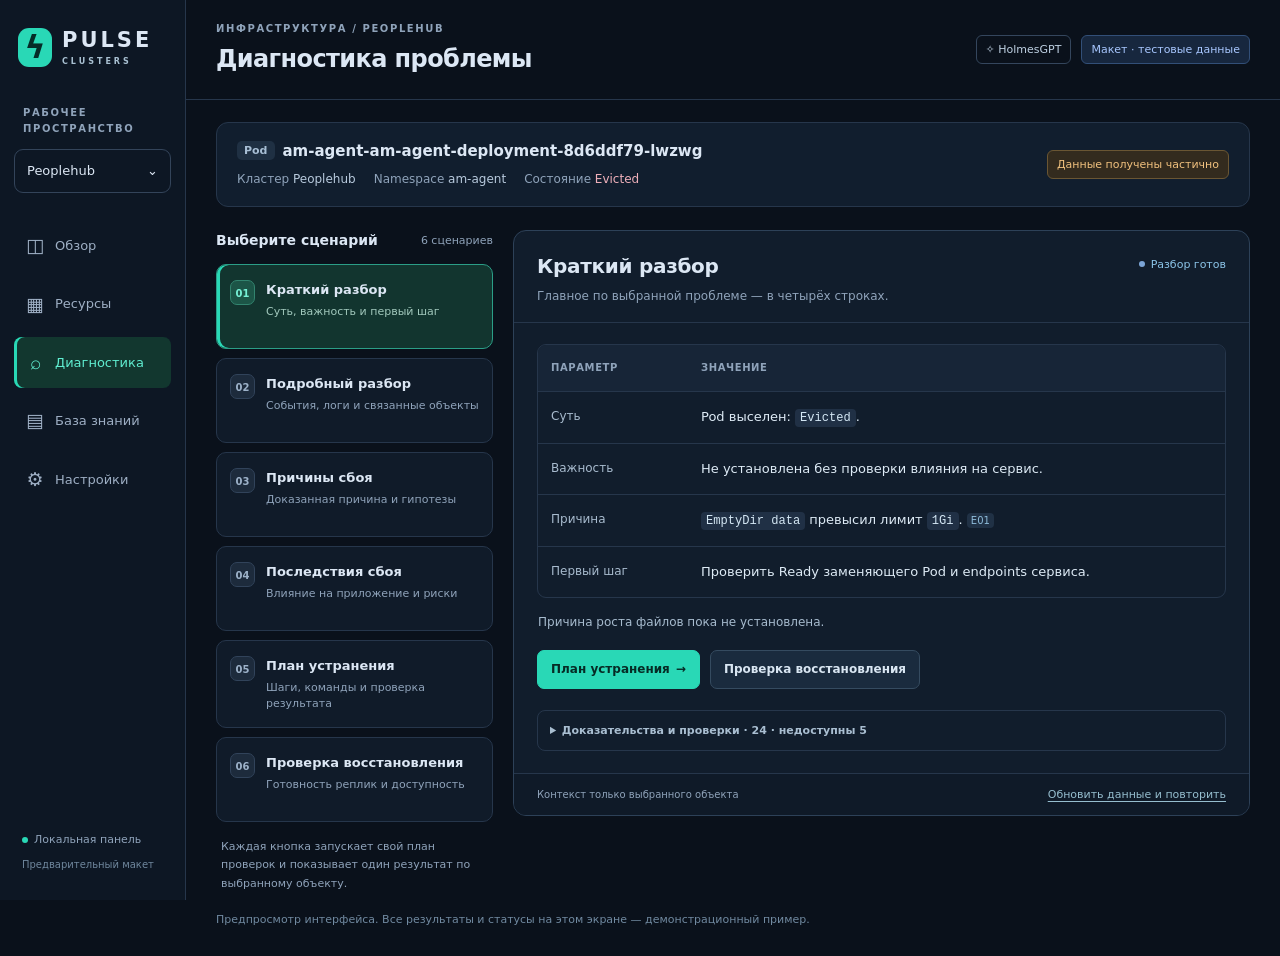
<file: design/scenario-workflows/index.html>
<!doctype html>
<html lang="ru">
<head>
<meta charset="utf-8"><meta name="viewport" content="width=device-width,initial-scale=1">
<title>Pulse — макет сценариев диагностики</title>
<style>
:root{font-family:Inter,ui-sans-serif,system-ui,-apple-system,"Segoe UI",sans-serif;color:#dce7f4;background:#0a111b;font-synthesis:none;--muted:#8fa3ba;--line:#26364b;--accent:#29d8b6;--amber:#f1c17e}*{box-sizing:border-box}body{margin:0;font-size:14px;line-height:1.55}button,a,summary{font:inherit}button,summary{cursor:pointer}button:focus-visible,a:focus-visible,summary:focus-visible{outline:2px solid var(--accent);outline-offset:4px}a{color:inherit;text-decoration:none}.sidebar{position:fixed;inset:0 auto 0 0;width:186px;border-right:1px solid var(--line);padding:28px 14px;background:#0d1724;display:flex;flex-direction:column}.brand{display:flex;align-items:center;gap:10px;letter-spacing:3px;font-weight:800;font-size:21px;margin:0 4px 38px;line-height:1.1}.brand b{display:grid;place-items:center;width:34px;height:39px;border-radius:11px;background:var(--accent);color:#052c28;font-size:32px;letter-spacing:0}.brand small{display:block;font-size:8px;letter-spacing:3px;margin-top:6px;color:#a9c1d2}.eyebrow{font-size:10px;letter-spacing:1.6px;color:var(--muted);font-weight:650;text-transform:uppercase}.sidebar .eyebrow{margin:0 9px 13px}.cluster{border:1px solid #33445a;border-radius:9px;padding:11px 12px;font-size:13px;display:flex;justify-content:space-between;margin-bottom:27px}.nav{display:grid;gap:7px}.nav a{padding:11px 12px;border-radius:8px;color:#9eafc4;font-size:13px;display:flex;align-items:center;gap:11px}.nav a i{font-style:normal;width:18px;text-align:center;font-size:19px}.nav a.active{color:#60eed1;background:#12372f;box-shadow:inset 3px 0 var(--accent)}.sidebar-foot{margin-top:auto;padding:18px 8px 0;color:var(--muted);font-size:11px}.dot{display:inline-block;width:6px;height:6px;border-radius:50%;background:var(--accent);margin-right:6px}.main{margin-left:186px;min-width:0}.topbar{height:100px;padding:21px 30px;border-bottom:1px solid var(--line);display:flex;align-items:center;justify-content:space-between;gap:15px}.topbar h1{font-size:24px;margin:4px 0 0;letter-spacing:-.6px}.top-actions{display:flex;gap:10px;align-items:center}.pill{font-size:11px;border:1px solid #34465d;border-radius:6px;padding:5px 9px;color:#bed0e2;display:inline-flex;align-items:center;gap:6px;white-space:nowrap}.pill.demo{color:#a8c7ff;background:#17273e;border-color:#324f78}.pill.amber{background:#332b1e;border-color:#6a5633;color:var(--amber)}.pill.teal{background:#113b33;border-color:#236955;color:#6ce6cc}.content{padding:22px 30px 28px;max-width:1600px;margin:auto}.target{border:1px solid var(--line);background:#111e2e;border-radius:12px;padding:17px 20px;display:flex;justify-content:space-between;gap:16px;align-items:center;margin-bottom:23px}.target-name{font-size:15px;font-weight:600;overflow-wrap:anywhere}.target-name .kind{color:#a8bfd5;font-size:11px;background:#1f3043;border-radius:5px;padding:3px 7px;margin-right:8px;vertical-align:2px}.target-meta{color:var(--muted);font-size:12px;margin-top:7px;display:flex;gap:18px;flex-wrap:wrap}.target-meta b{color:#b8cadd;font-weight:500}.target details{font-size:11px;color:var(--muted);margin-top:7px}.target details code{font-size:10px}.workspace{display:grid;grid-template-columns:277px minmax(0,1fr);gap:20px;align-items:start}.scenario-head{display:flex;justify-content:space-between;align-items:center;margin:0 0 12px}.scenario-head h2{font-size:14px;margin:0}.scenario-head span{color:var(--muted);font-size:11px}.scenarios{display:grid;gap:9px}.scenario{display:flex;gap:11px;align-items:flex-start;text-align:left;width:100%;background:#101b29;border:1px solid var(--line);border-radius:10px;padding:15px 13px;color:#dce7f4;min-height:85px;transition:.15s}.scenario:hover{background:#152739;border-color:#3b596d}.scenario .number{font-size:10px;font-weight:700;line-height:25px;flex-shrink:0;text-align:center;width:25px;height:25px;background:#1d2b3c;color:#9db2c9;border:1px solid #31435a;border-radius:7px}.scenario strong{font-size:13px;display:block;margin-bottom:4px;font-weight:600}.scenario small{display:block;color:var(--muted);font-size:11px;line-height:1.45}.scenario.active{border-color:#2b9e87;background:#12352f;box-shadow:inset 3px 0 var(--accent)}.scenario.active .number{background:#1c5547;color:#76f1d6;border-color:#32846f}.scenario.active small{color:#a2c9bd}.left-note{font-size:11px;color:var(--muted);line-height:1.7;margin:16px 5px 0}.result{background:#111d2c;border:1px solid #2d4158;border-radius:13px;min-width:0;overflow:hidden}.result-head{padding:20px 23px 17px;border-bottom:1px solid var(--line);display:flex;justify-content:space-between;align-items:flex-start;gap:12px}.result-head h2{font-size:20px;letter-spacing:-.3px;margin:0 0 5px}.result-head p{font-size:12px;color:var(--muted);margin:0}.status{color:#8cc5e9;font-size:11px;white-space:nowrap;display:flex;align-items:center;gap:6px;margin-top:5px}.status .dot{background:#7ca5d7;margin:0}.result-body{padding:21px 23px 22px}table{border-collapse:collapse;width:100%;font-size:13px}td,th{text-align:left;padding:15px 13px;border-bottom:1px solid var(--line);vertical-align:top}th{color:var(--muted);font-size:10px;letter-spacing:.6px;font-weight:600;background:#172537;text-transform:uppercase}td:first-child{width:150px;color:#a8bbce;font-size:12px;font-weight:500}td:last-child{color:#deebf6}tbody tr:last-child td{border-bottom:0}.table-frame{border:1px solid var(--line);border-radius:9px;overflow:hidden}code{font-family:ui-monospace,"Cascadia Code",monospace;font-size:.93em;background:#203045;border-radius:4px;padding:2px 5px;color:#d4e7f4;overflow-wrap:anywhere}.ref{font-size:10px;padding:2px 4px;color:#8ebcda;background:#203145;border-radius:4px;white-space:nowrap}.notice{font-size:12px;line-height:1.65;border-left:2px solid #b18c52;padding:9px 12px;margin-top:16px;background:#25251f;color:#e0cda9;border-radius:0 6px 6px 0}.notice.info{background:#132b3c;border-left-color:#4685ad;color:#b6d3e8}.answer-note{font-size:12px;color:#a7bbce;margin:15px 1px 0}.actions{display:flex;align-items:center;gap:10px;flex-wrap:wrap;margin-top:19px}.button{border:1px solid #354b60;background:#1a2b3e;color:#d9e6f2;padding:9px 13px;border-radius:7px;font-size:12px;font-weight:600;display:inline-flex;align-items:center;justify-content:center;gap:6px}.button:hover{background:#243e51}.button.primary{background:var(--accent);border-color:var(--accent);color:#062b25}.button.small{font-size:11px;padding:6px 9px}.quiet{color:var(--muted);font-size:11px}.sources{margin-top:21px;border:1px solid var(--line);border-radius:8px;padding:11px 12px;font-size:11px;color:#a9bed1}.sources>summary{font-weight:550}.sources[open]>summary{margin-bottom:14px}.source-row{padding:10px 0;border-top:1px solid var(--line);color:#a7bfd0}.source-row b{color:#d1e2f0;font-weight:500}.source-row p{font-size:11px;margin:6px 0 0;line-height:1.65}.result-foot{display:flex;justify-content:space-between;align-items:center;gap:12px;padding:12px 23px;border-top:1px solid var(--line);color:var(--muted);font-size:10px;background:#0f1a28}.inline-link{background:none;border:none;padding:0;color:#96becf;font-size:11px;text-decoration:underline;text-underline-offset:3px}.progress{display:flex;gap:7px;align-items:center;padding:11px 13px;background:#152b38;border-radius:8px;margin-bottom:17px;color:#a9c4d4;font-size:11px}.progress .step{display:flex;align-items:center;gap:5px}.progress .step:before{content:'✓';color:#5de0bd}.progress .step.partial{color:var(--amber)}.progress .step.partial:before{content:'!';color:var(--amber)}.progress .arrow{color:#607c91}.section{margin-bottom:18px}.section:last-child{margin-bottom:0}.section h3{font-size:13px;margin:0 0 8px;color:#d4e5f2}.section p{font-size:13px;line-height:1.7;margin:0;color:#aec2d5}.section ul{margin:8px 0 0;padding-left:20px;color:#b6c9dc;font-size:13px;line-height:1.8}.step-card{border:1px solid var(--line);border-radius:8px;padding:14px 15px;margin-bottom:12px}.step-card h3{font-size:13px;margin:0 0 5px}.step-card p{font-size:12px;margin:0;color:#aebfd1;line-height:1.65}.command{display:flex;align-items:center;gap:10px;background:#0b1420;border:1px solid #29394d;border-radius:7px;padding:10px 11px;margin-top:10px}.command code{background:transparent;padding:0;flex:1;font-size:11px;overflow-wrap:anywhere;white-space:pre-wrap}.copy{background:#1b2d40;border:1px solid #35485d;border-radius:5px;color:#b9cedf;font-size:10px;padding:5px 7px;flex-shrink:0}.copy:hover{background:#2b435a}.small-status{font-size:10px;color:#dbbf8e}.empty-check{display:grid;gap:10px}.check-row{display:flex;justify-content:space-between;align-items:center;border:1px solid var(--line);border-radius:8px;padding:14px;gap:15px;font-size:13px}.check-row>span{color:var(--muted);font-size:11px}.bottom-note{font-size:11px;color:#718aa1;margin-top:17px}.mobile-brand{display:none}.loading{padding:28px 0;display:grid;gap:14px}.loading i{display:block;height:11px;background:#203246;border-radius:5px;animation:pulse 1s ease-in-out infinite}.loading i:nth-child(2){width:83%}.loading i:nth-child(3){width:60%}@keyframes pulse{50%{opacity:.35}}@media(min-width:1600px){.content{padding-top:27px}.workspace{grid-template-columns:290px minmax(0,1fr)}}@media(max-width:1100px){.sidebar{width:165px;padding:25px 10px}.main{margin-left:165px}.topbar{padding:18px 22px}.content{padding:20px 22px}.workspace{grid-template-columns:245px minmax(0,1fr);gap:14px}.scenario{padding:13px 10px}.scenario strong{font-size:12px}.target-name{font-size:13px}.result-head,.result-body{padding:18px}.result-head h2{font-size:18px}.top-actions .pill:not(.demo){display:none}td,th{padding:12px 10px}td:first-child{width:120px}}
@media(max-width:760px){.sidebar{display:none}.main{margin-left:0}.topbar{height:auto;padding:17px 17px;align-items:flex-start}.topbar h1{font-size:21px}.topbar .eyebrow{font-size:8px}.top-actions{gap:5px;align-items:flex-start}.pill.demo{font-size:9px;white-space:normal;max-width:115px;padding:4px 7px}.content{padding:15px}.target{padding:13px;display:block;margin-bottom:17px}.target>.pill{margin-top:10px;font-size:10px}.target-name{font-size:11px;line-height:1.8}.target-name .kind{font-size:9px;margin-right:4px}.target-meta{font-size:10px;gap:10px}.workspace{grid-template-columns:1fr;gap:17px}.scenarios{grid-template-columns:1fr 1fr;gap:7px}.scenario{min-height:84px;gap:7px;padding:10px 9px}.scenario .number{width:20px;height:22px;line-height:20px;font-size:9px}.scenario strong{font-size:11px;line-height:1.4}.scenario small{font-size:9px;margin-top:4px}.scenario-head h2{font-size:12px}.left-note{display:none}.result-head{padding:15px;display:block}.result-head h2{font-size:18px}.result-head p{font-size:11px}.status{margin-top:9px;font-size:10px}.result-body{padding:15px}table{font-size:11px}td:first-child{width:94px;font-size:10px}td,th{padding:11px 9px}.result-foot{padding:11px 15px;font-size:9px}.notice,.answer-note{font-size:11px}.sources{font-size:10px}.button{font-size:11px}.command{align-items:flex-start}.command code{font-size:10px}.copy{font-size:9px}.step-card{padding:12px}.step-card h3{font-size:12px}.step-card p{font-size:11px}.section p,.section ul{font-size:12px}.check-row{font-size:11px;padding:12px}.check-row>span{font-size:10px}.progress{font-size:9px;gap:5px;flex-wrap:wrap}}
</style>
</head>
<body>
<aside class="sidebar">
 <div class="brand"><b>ϟ</b><span>PULSE<small>CLUSTERS</small></span></div>
 <div class="eyebrow">Рабочее пространство</div><div class="cluster">Peoplehub <span>⌄</span></div>
 <nav class="nav"><a href="#" data-nav><i>◫</i>Обзор</a><a href="#" data-nav><i>▦</i>Ресурсы</a><a href="#" class="active" data-nav><i>⌕</i>Диагностика</a><a href="#" data-nav><i>▤</i>База знаний</a><a href="#" data-nav><i>⚙</i>Настройки</a></nav>
 <div class="sidebar-foot"><span class="dot"></span>Локальная панель<br><span style="display:block;margin-top:8px;font-size:10px;color:#6f879d">Предварительный макет</span></div>
</aside>
<main class="main">
 <header class="topbar"><div><div class="eyebrow">Инфраструктура / Peoplehub</div><h1>Диагностика проблемы</h1></div><div class="top-actions"><span class="pill">✧ HolmesGPT</span><span class="pill demo">Макет · тестовые данные</span></div></header>
 <div class="content">
  <section class="target" aria-label="Выбранный объект"><div><div class="target-name"><span class="kind">Pod</span>am-agent-am-agent-deployment-8d6ddf79-lwzwg</div><div class="target-meta"><span>Кластер <b>Peoplehub</b></span><span>Namespace <b>am-agent</b></span><span>Состояние <b style="color:#efb0ba">Evicted</b></span></div></div><span class="pill amber">Данные получены частично</span></section>
  <div class="workspace">
   <aside><div class="scenario-head"><h2>Выберите сценарий</h2><span>6 сценариев</span></div><div class="scenarios" id="scenarios"></div><p class="left-note">Каждая кнопка запускает свой план проверок и показывает один результат по выбранному объекту.</p></aside>
   <section class="result" aria-live="polite" aria-busy="false"><div class="result-head"><div><h2 id="result-title"></h2><p id="result-description"></p></div><span class="status" id="status"><span class="dot"></span>Разбор готов</span></div><div class="result-body" id="result"></div><footer class="result-foot"><span>Контекст только выбранного объекта</span><button type="button" class="inline-link" id="refresh">Обновить данные и повторить</button></footer></section>
  </div>
  <div class="bottom-note">Предпросмотр интерфейса. Все результаты и статусы на этом экране — демонстрационный пример.</div>
 </div>
</main>
<script>
const scenarios=[
 {id:'brief',name:'Краткий разбор',hint:'Суть, важность и первый шаг',description:'Главное по выбранной проблеме — в четырёх строках.'},
 {id:'deep',name:'Подробный разбор',hint:'События, логи и связанные объекты',description:'Подтверждённые факты, пробелы и дальнейшие проверки.'},
 {id:'causes',name:'Причины сбоя',hint:'Доказанная причина и гипотезы',description:'Что подтверждено и что ещё требует проверки.'},
 {id:'impact',name:'Последствия сбоя',hint:'Влияние на приложение и риски',description:'Наблюдаемое влияние отдельно от возможных последствий.'},
 {id:'plan',name:'План устранения',hint:'Шаги, команды и проверка результата',description:'План действий для оператора на основе доступных фактов.'},
 {id:'recovery',name:'Проверка восстановления',hint:'Готовность реплик и доступность',description:'Проверка текущего состояния после выполненных действий.'}
];
let active='brief',sequence=0;
const evidence=`<details class="sources"><summary>Доказательства и проверки · 24 · недоступны 5</summary><div class="source-row"><b>E01 · Состояние выбранного Pod</b><p><code>Failed / Evicted</code><br>Usage of EmptyDir volume "data" exceeds the limit "1Gi".</p></div><div class="source-row"><b>Что ещё требуется</b><p>Для оценки текущего влияния нужны готовность замены и endpoints. Для причины роста файлов — логи и настройки приложения.</p></div><div class="source-row"><b>Недоступные источники</b><p>Текущие и предыдущие логи контейнеров agent и kube-state-metrics; логи выбранного Pod в Astra.</p></div><div class="source-row"><b>Область и время</b><p>Пример относится к одному выбранному Pod. Время наблюдения не является временем выселения. UID и времена источников будут доступны здесь.</p></div></details>`;
const table=(headers,rows)=>`<div class="table-frame"><table><thead><tr>${headers.map(h=>`<th>${h}</th>`).join('')}</tr></thead><tbody>${rows.map(row=>`<tr>${row.map(v=>`<td>${v}</td>`).join('')}</tr>`).join('')}</tbody></table></div>`;
const cmd=text=>`<div class="command"><code>${text}</code><button class="copy" type="button">Копировать</button></div>`;
const content={
 brief:()=>table(['Параметр','Значение'],[
  ['Суть','Pod выселен: <code>Evicted</code>.'],
  ['Важность','Не установлена без проверки влияния на сервис.'],
  ['Причина','<code>EmptyDir data</code> превысил лимит <code>1Gi</code>. <span class="ref">E01</span>'],
  ['Первый шаг','Проверить Ready заменяющего Pod и endpoints сервиса.']
 ])+'<p class="answer-note">Причина роста файлов пока не установлена.</p><div class="actions"><button class="button primary" data-go="plan">План устранения <span>→</span></button><button class="button" data-go="recovery">Проверка восстановления</button></div>',
 deep:()=>'<div class="progress"><span class="step">Статус</span><span class="arrow">→</span><span class="step">Связанные объекты</span><span class="arrow">→</span><span class="step partial">Логи недоступны</span><span class="arrow">→</span><span class="step">Вывод</span></div><div class="section"><h3>Что произошло</h3><p>Выбранный Pod завершён с причиной <code>Evicted</code>. В status.message указано превышение лимита временного тома <code>data</code> — <code>1Gi</code>. <span class="ref">E01</span></p></div><div class="section"><h3>Причина и влияние</h3><p>Причина выселения подтверждена. Источник роста файлов и текущая доступность приложения требуют дополнительных данных.</p></div><div class="section"><h3>Что проверить дальше</h3><ul><li>Готовность реплик владельца и endpoints сервиса.</li><li>Какие данные приложение пишет в том <code>data</code>.</li><li>Настройки хранения и очистки этих данных.</li></ul></div><div class="notice">Часть логов недоступна. Окончательная причина роста данных пока не установлена.</div>',
 causes:()=>table(['Уровень причины','Что известно'],[
  ['Подтверждено','Лимит <code>EmptyDir data</code> — <code>1Gi</code> — превышен. Это причина выселения Pod. <span class="ref">E01</span>'],
  ['Не установлено','Почему увеличился объём файлов внутри тома.'],
  ['Следующая проверка','Сопоставить назначение тома, записи приложения и правила очистки.']
 ])+'<div class="notice info">Это сообщение не доказывает заполнение всего диска узла или нехватку памяти.</div><div class="actions"><button class="button primary" data-go="plan">Открыть план устранения →</button></div>',
 impact:()=>table(['Последствие','Оценка'],[
  ['Выбранный Pod','Завершён; работающей репликой не является. <span class="ref">E01</span>'],
  ['Доступность приложения','Не установлена: требуется проверка готовой замены и endpoints.'],
  ['Временные файлы','Возможна потеря содержимого EmptyDir при удалении Pod.'],
  ['Постоянные данные','Потеря постоянных данных этим фактом не подтверждена.']
 ])+'<div class="actions"><button class="button primary" data-go="recovery">Проверить текущее состояние →</button></div>',
 plan:()=>'<div class="step-card"><h3>1. Определите владельца и готовность замены</h3><p>Сначала определите владельца выбранного Pod, затем сопоставьте его актуальные реплики со списком Pod.</p>'+cmd("kubectl -n am-agent get pod am-agent-am-agent-deployment-8d6ddf79-lwzwg -o jsonpath='{.metadata.ownerReferences}'")+cmd('kubectl -n am-agent get pods -o wide')+'</div><div class="step-card"><h3>2. Уточните причину роста данных</h3><p>Если выбранный Pod ещё доступен, сверьте настройки тома. Для причины роста нужны логи и настройки приложения; используйте фактическое имя готовой реплики из первого шага.</p>'+cmd('kubectl -n am-agent describe pod am-agent-am-agent-deployment-8d6ddf79-lwzwg')+'</div><div class="step-card"><h3>3. Выберите исправление по результатам</h3><p>Для временных файлов проверьте очистку и ротацию. Если данные должны сохраняться между Pod, оцените постоянное хранилище. Изменение лимита требует оценки фактического потребления.</p></div><div class="actions"><button class="button primary" data-go="recovery">Перейти к проверке восстановления →</button><span class="quiet">Результат проверяется отдельно</span></div>',
 recovery:()=>'<div class="notice info" style="margin-top:0;margin-bottom:17px">Для вывода о восстановлении нужны свежие данные по приложению.</div><div class="empty-check"><div class="check-row"><strong>Готовность реплик владельца</strong><span>Требуется проверка</span></div><div class="check-row"><strong>Готовые endpoints сервиса</strong><span>Требуется проверка</span></div><div class="check-row"><strong>Повторение исходной проблемы</strong><span>Требуется проверка</span></div></div><p class="answer-note">Старый Evicted Pod может оставаться в списке после появления работающей замены.</p><div class="actions"><button class="button primary" id="demo-verify">Запустить проверку</button><span class="quiet">Только чтение состояния</span></div>'
};
const list=document.getElementById('scenarios');
scenarios.forEach((s,i)=>{const b=document.createElement('button');b.type='button';b.className='scenario';b.dataset.scenario=s.id;b.innerHTML=`<span class="number">0${i+1}</span><span><strong>${s.name}</strong><small>${s.hint}</small></span>`;b.addEventListener('click',()=>run(s.id));list.append(b);});
function show(id){active=id;const s=scenarios.find(s=>s.id===id);document.querySelectorAll('[data-scenario]').forEach(b=>{b.classList.toggle('active',b.dataset.scenario===id);b.setAttribute('aria-pressed',String(b.dataset.scenario===id));});document.getElementById('result-title').textContent=s.name;document.getElementById('result-description').textContent=s.description;document.getElementById('result').innerHTML=content[id]()+evidence;document.getElementById('status').innerHTML='<span class="dot"></span>'+(id==='recovery'?'Ожидает проверки':'Разбор готов');document.querySelector('.result').setAttribute('aria-busy','false');document.querySelectorAll('[data-go]').forEach(b=>b.addEventListener('click',()=>run(b.dataset.go)));document.querySelectorAll('.copy').forEach(b=>b.addEventListener('click',async()=>{const text=b.previousElementSibling.textContent;try{await navigator.clipboard.writeText(text);b.textContent='Скопировано';}catch(_){b.textContent='Выделите текст';}}));document.getElementById('demo-verify')?.addEventListener('click',()=>run('recovery',true));history.replaceState(null,'','#'+id);}
async function run(id,verify=false){const token=++sequence;active=id;document.querySelectorAll('[data-scenario]').forEach(b=>b.classList.toggle('active',b.dataset.scenario===id));document.getElementById('result-title').textContent=scenarios.find(s=>s.id===id).name;document.getElementById('result-description').textContent='Пример прохождения сценария';document.getElementById('status').innerHTML='<span class="dot"></span>Проверяем данные…';document.getElementById('result').innerHTML='<div class="progress">Выбранный объект → связанные данные → результат</div><div class="loading"><i></i><i></i><i></i></div>';document.querySelector('.result').setAttribute('aria-busy','true');await new Promise(resolve=>setTimeout(resolve,650));if(token!==sequence)return;show(id);if(verify){const n=document.createElement('div');n.className='notice';n.textContent='Это макет. Для подтверждения восстановления будут получены свежие данные из источников Pulse.';document.getElementById('result').prepend(n);}}
document.getElementById('refresh').addEventListener('click',()=>run(active));document.querySelectorAll('[data-nav]').forEach(a=>a.addEventListener('click',e=>e.preventDefault()));show(scenarios.some(s=>s.id===location.hash.slice(1))?location.hash.slice(1):'brief');
</script>
</body></html>
</file>
